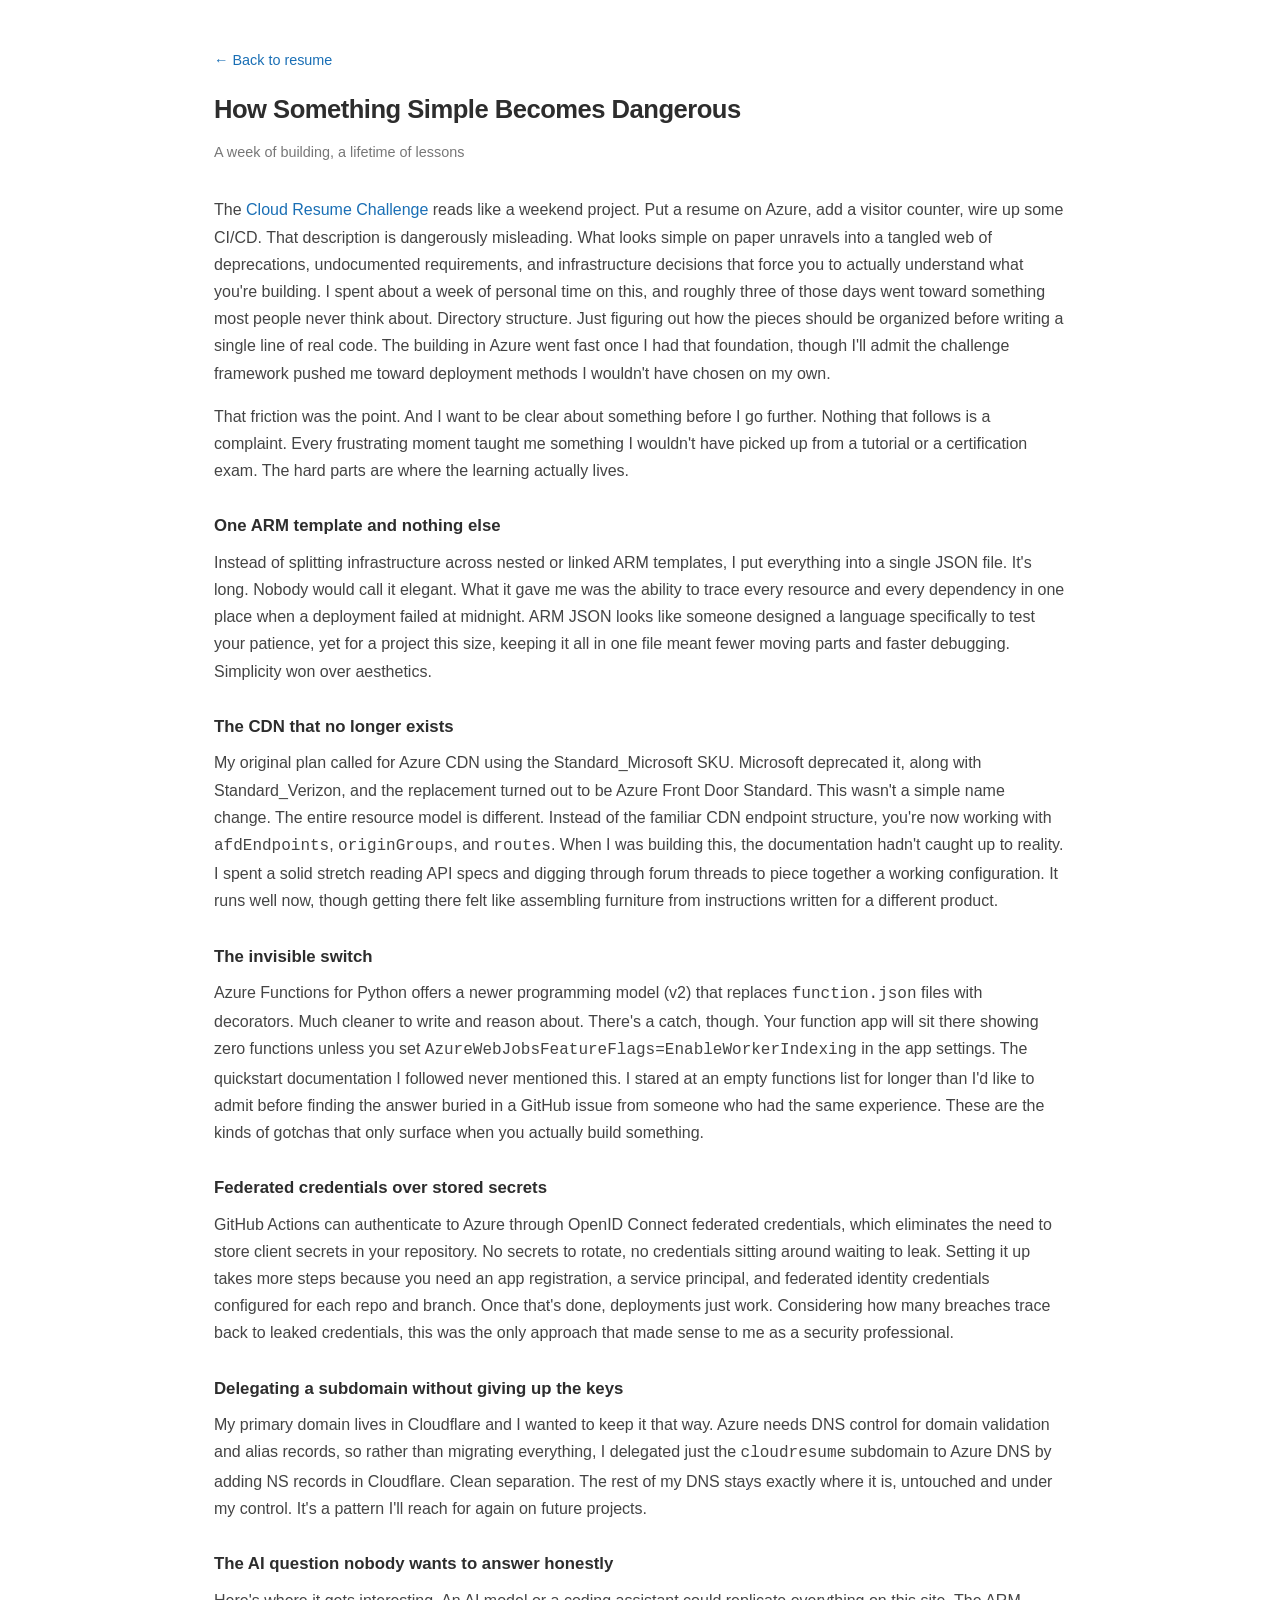
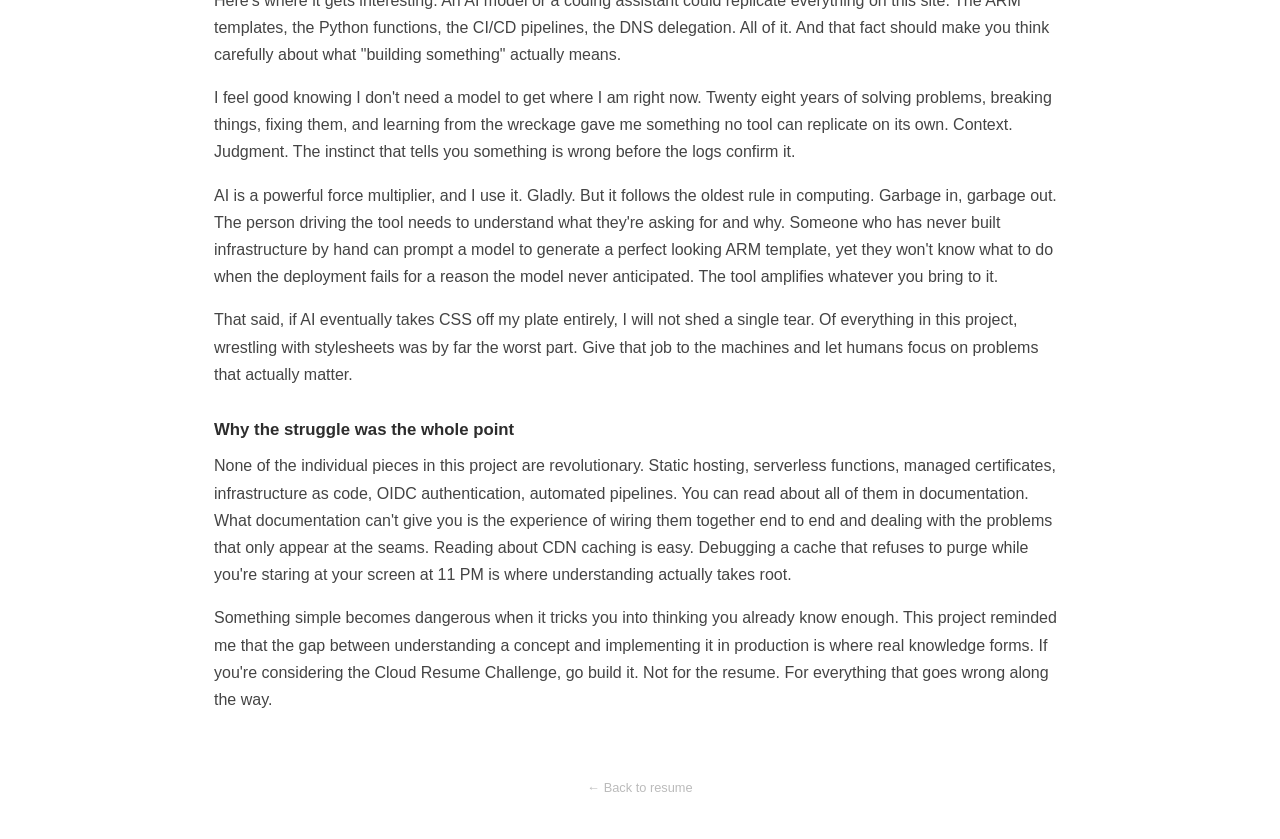
<file: reflection/index.html>
<!DOCTYPE html>
<html lang="en">
<head>
    <meta charset="UTF-8">
    <meta name="viewport" content="width=device-width, initial-scale=1.0">
    <title>Reflection - Cloud Resume Challenge</title>
    <link rel="stylesheet" href="../css/style.css">
    <style>
        .back-link {
            display: inline-block;
            margin-top: 48px;
            margin-bottom: 16px;
            font-size: 0.9rem;
            color: #1a6fb5;
            text-decoration: none;
        }
        .back-link:hover {
            text-decoration: underline;
        }
        .reflection-title {
            font-size: 1.6rem;
            font-weight: 700;
            letter-spacing: -0.02em;
            margin-bottom: 8px;
        }
        .reflection-date {
            color: #777;
            font-size: 0.9rem;
            margin-bottom: 32px;
        }
        .reflection-body h3 {
            font-size: 1.05rem;
            font-weight: 600;
            margin-top: 28px;
            margin-bottom: 8px;
        }
        .reflection-body p {
            color: #444;
            margin-bottom: 16px;
        }
        .reflection-body a {
            color: #1a6fb5;
            text-decoration: none;
        }
        .reflection-body a:hover {
            text-decoration: underline;
        }
    </style>
</head>
<body>
    <main>
        <a href="/" class="back-link">&larr; Back to resume</a>
        <h1 class="reflection-title">How Something Simple Becomes Dangerous</h1>
        <p class="reflection-date">A week of building, a lifetime of lessons</p>

        <div class="reflection-body">
            <p>
                The <a href="https://cloudresumechallenge.dev/docs/the-challenge/azure/" target="_blank" rel="noopener noreferrer">Cloud Resume Challenge</a> reads like a weekend project. Put a resume on Azure, add a visitor counter, wire up some CI/CD. That description is dangerously misleading. What looks simple on paper unravels into a tangled web of deprecations, undocumented requirements, and infrastructure decisions that force you to actually understand what you're building. I spent about a week of personal time on this, and roughly three of those days went toward something most people never think about. Directory structure. Just figuring out how the pieces should be organized before writing a single line of real code. The building in Azure went fast once I had that foundation, though I'll admit the challenge framework pushed me toward deployment methods I wouldn't have chosen on my own.
            </p>

            <p>
                That friction was the point. And I want to be clear about something before I go further. Nothing that follows is a complaint. Every frustrating moment taught me something I wouldn't have picked up from a tutorial or a certification exam. The hard parts are where the learning actually lives.
            </p>

            <h3>One ARM template and nothing else</h3>
            <p>
                Instead of splitting infrastructure across nested or linked ARM templates, I put everything into a single JSON file. It's long. Nobody would call it elegant. What it gave me was the ability to trace every resource and every dependency in one place when a deployment failed at midnight. ARM JSON looks like someone designed a language specifically to test your patience, yet for a project this size, keeping it all in one file meant fewer moving parts and faster debugging. Simplicity won over aesthetics.
            </p>

            <h3>The CDN that no longer exists</h3>
            <p>
                My original plan called for Azure CDN using the Standard_Microsoft SKU. Microsoft deprecated it, along with Standard_Verizon, and the replacement turned out to be Azure Front Door Standard. This wasn't a simple name change. The entire resource model is different. Instead of the familiar CDN endpoint structure, you're now working with <code>afdEndpoints</code>, <code>originGroups</code>, and <code>routes</code>. When I was building this, the documentation hadn't caught up to reality. I spent a solid stretch reading API specs and digging through forum threads to piece together a working configuration. It runs well now, though getting there felt like assembling furniture from instructions written for a different product.
            </p>

            <h3>The invisible switch</h3>
            <p>
                Azure Functions for Python offers a newer programming model (v2) that replaces <code>function.json</code> files with decorators. Much cleaner to write and reason about. There's a catch, though. Your function app will sit there showing zero functions unless you set <code>AzureWebJobsFeatureFlags=EnableWorkerIndexing</code> in the app settings. The quickstart documentation I followed never mentioned this. I stared at an empty functions list for longer than I'd like to admit before finding the answer buried in a GitHub issue from someone who had the same experience. These are the kinds of gotchas that only surface when you actually build something.
            </p>

            <h3>Federated credentials over stored secrets</h3>
            <p>
                GitHub Actions can authenticate to Azure through OpenID Connect federated credentials, which eliminates the need to store client secrets in your repository. No secrets to rotate, no credentials sitting around waiting to leak. Setting it up takes more steps because you need an app registration, a service principal, and federated identity credentials configured for each repo and branch. Once that's done, deployments just work. Considering how many breaches trace back to leaked credentials, this was the only approach that made sense to me as a security professional.
            </p>

            <h3>Delegating a subdomain without giving up the keys</h3>
            <p>
                My primary domain lives in Cloudflare and I wanted to keep it that way. Azure needs DNS control for domain validation and alias records, so rather than migrating everything, I delegated just the <code>cloudresume</code> subdomain to Azure DNS by adding NS records in Cloudflare. Clean separation. The rest of my DNS stays exactly where it is, untouched and under my control. It's a pattern I'll reach for again on future projects.
            </p>

            <h3>The AI question nobody wants to answer honestly</h3>
            <p>
                Here's where it gets interesting. An AI model or a coding assistant could replicate everything on this site. The ARM templates, the Python functions, the CI/CD pipelines, the DNS delegation. All of it. And that fact should make you think carefully about what "building something" actually means.
            </p>
            <p>
                I feel good knowing I don't need a model to get where I am right now. Twenty eight years of solving problems, breaking things, fixing them, and learning from the wreckage gave me something no tool can replicate on its own. Context. Judgment. The instinct that tells you something is wrong before the logs confirm it.
            </p>
            <p>
                AI is a powerful force multiplier, and I use it. Gladly. But it follows the oldest rule in computing. Garbage in, garbage out. The person driving the tool needs to understand what they're asking for and why. Someone who has never built infrastructure by hand can prompt a model to generate a perfect looking ARM template, yet they won't know what to do when the deployment fails for a reason the model never anticipated. The tool amplifies whatever you bring to it.
            </p>
            <p>
                That said, if AI eventually takes CSS off my plate entirely, I will not shed a single tear. Of everything in this project, wrestling with stylesheets was by far the worst part. Give that job to the machines and let humans focus on problems that actually matter.
            </p>

            <h3>Why the struggle was the whole point</h3>
            <p>
                None of the individual pieces in this project are revolutionary. Static hosting, serverless functions, managed certificates, infrastructure as code, OIDC authentication, automated pipelines. You can read about all of them in documentation. What documentation can't give you is the experience of wiring them together end to end and dealing with the problems that only appear at the seams. Reading about CDN caching is easy. Debugging a cache that refuses to purge while you're staring at your screen at 11 PM is where understanding actually takes root.
            </p>
            <p>
                Something simple becomes dangerous when it tricks you into thinking you already know enough. This project reminded me that the gap between understanding a concept and implementing it in production is where real knowledge forms. If you're considering the Cloud Resume Challenge, go build it. Not for the resume. For everything that goes wrong along the way.
            </p>
        </div>
    </main>

    <footer>
        <p class="note">
            <a href="/">&larr; Back to resume</a>
        </p>
    </footer>
</body>
</html>
</file>
<file: css/style.css>
@import url('https://fonts.googleapis.com/css2?family=GFS+Didot&display=swap');

* {
    margin: 0;
    padding: 0;
    box-sizing: border-box;
}

body {
    font-family: -apple-system, BlinkMacSystemFont, "Segoe UI", Roboto, sans-serif;
    color: #2d2d2d;
    background: #fff;
    line-height: 1.7;
    font-size: 16px;
}

header, main, footer {
    max-width: 900px;
    margin: 0 auto;
    padding: 0 24px;
}

/* Header */

header {
    padding-top: 64px;
    padding-bottom: 36px;
    border-bottom: 1px solid #e0e0e0;
}

h1 {
    font-size: 2rem;
    font-weight: 700;
    margin-bottom: 4px;
}

.subtitle {
    font-size: 1.1rem;
    color: #555;
}

.subtitle a {
    color: #555;
    text-decoration: none;
}

.subtitle a:hover {
    color: #333;
    text-decoration: underline;
}

.location {
    color: #777;
    font-size: 0.95rem;
    margin-top: 2px;
}

.contact {
    margin-top: 8px;
}

.contact a {
    color: #1a6fb5;
    text-decoration: none;
}

.contact a:hover {
    text-decoration: underline;
}

/* Sections */

section {
    padding: 36px 0;
    border-bottom: 1px solid #e0e0e0;
}

h2 {
    font-size: 1.2rem;
    font-weight: 600;
    margin-bottom: 16px;
}

/* Certifications */

#certifications ul {
    list-style: none;
}

#certifications li {
    margin-bottom: 8px;
}

.verify-link {
    margin-left: 8px;
    font-size: 0.85rem;
    color: #1a6fb5;
    text-decoration: none;
}

.verify-link:hover {
    text-decoration: underline;
}

/* Skills */

#skills ul {
    list-style: none;
    color: #444;
}

#skills li {
    margin-bottom: 6px;
}

/* Experience */

.job {
    margin-bottom: 28px;
}

.job:last-child {
    margin-bottom: 0;
}

.job h3 {
    font-size: 1.05rem;
    font-weight: 600;
}

.job-meta {
    color: #777;
    font-size: 0.9rem;
    margin-bottom: 6px;
}

.job ul {
    padding-left: 20px;
    color: #444;
}

.job li {
    margin-bottom: 3px;
}

/* Footer */

footer {
    padding: 48px 24px;
    text-align: center;
    color: #999;
    font-size: 0.85rem;
}

.visitor-count {
    margin-bottom: 8px;
}

.wellfit-logo {
    height: 32px;
    margin-bottom: 4px;
}

.dedication {
    margin-top: 24px;
    font-family: 'GFS Didot', serif;
    font-size: 0.65rem;
    font-weight: 700;
    color: #d4d4d4;
    letter-spacing: 2px;
    opacity: 0.6;
}

.dedication a {
    color: inherit;
    text-decoration: none;
}

.dedication a:hover {
    opacity: 1;
    color: #bbb;
}

.note {
    font-size: 0.8rem;
    color: #bbb;
}

.note a {
    color: #bbb;
    text-decoration: none;
}

.note a:hover {
    color: #999;
    text-decoration: underline;
}

/* Print */

@media print {
    body {
        font-size: 12pt;
        color: #000;
    }

    header, main, footer {
        padding: 0;
        max-width: 100%;
    }

    header {
        padding-top: 0;
    }

    section {
        padding: 16px 0;
    }

    footer {
        display: none;
    }

    a {
        color: #000;
        text-decoration: none;
    }

    .verify-link {
        color: #000;
    }
}
</file>
